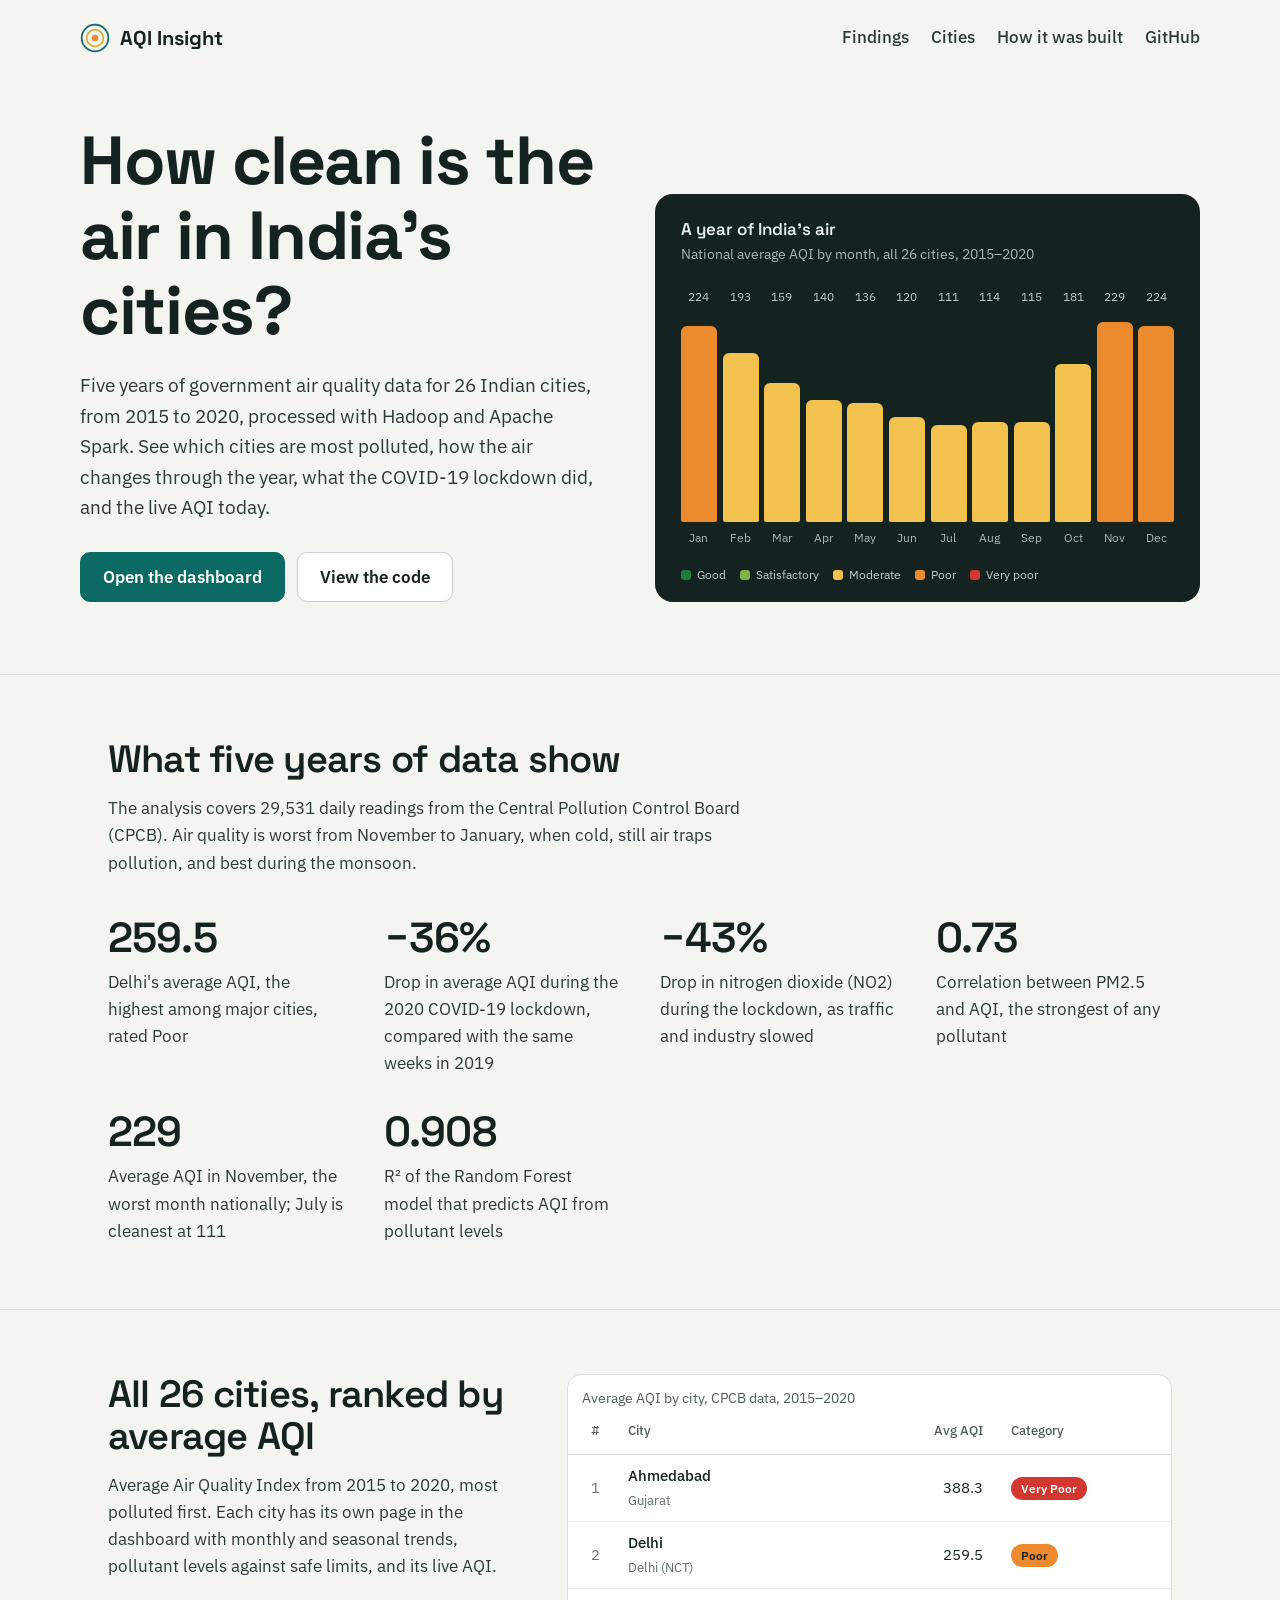
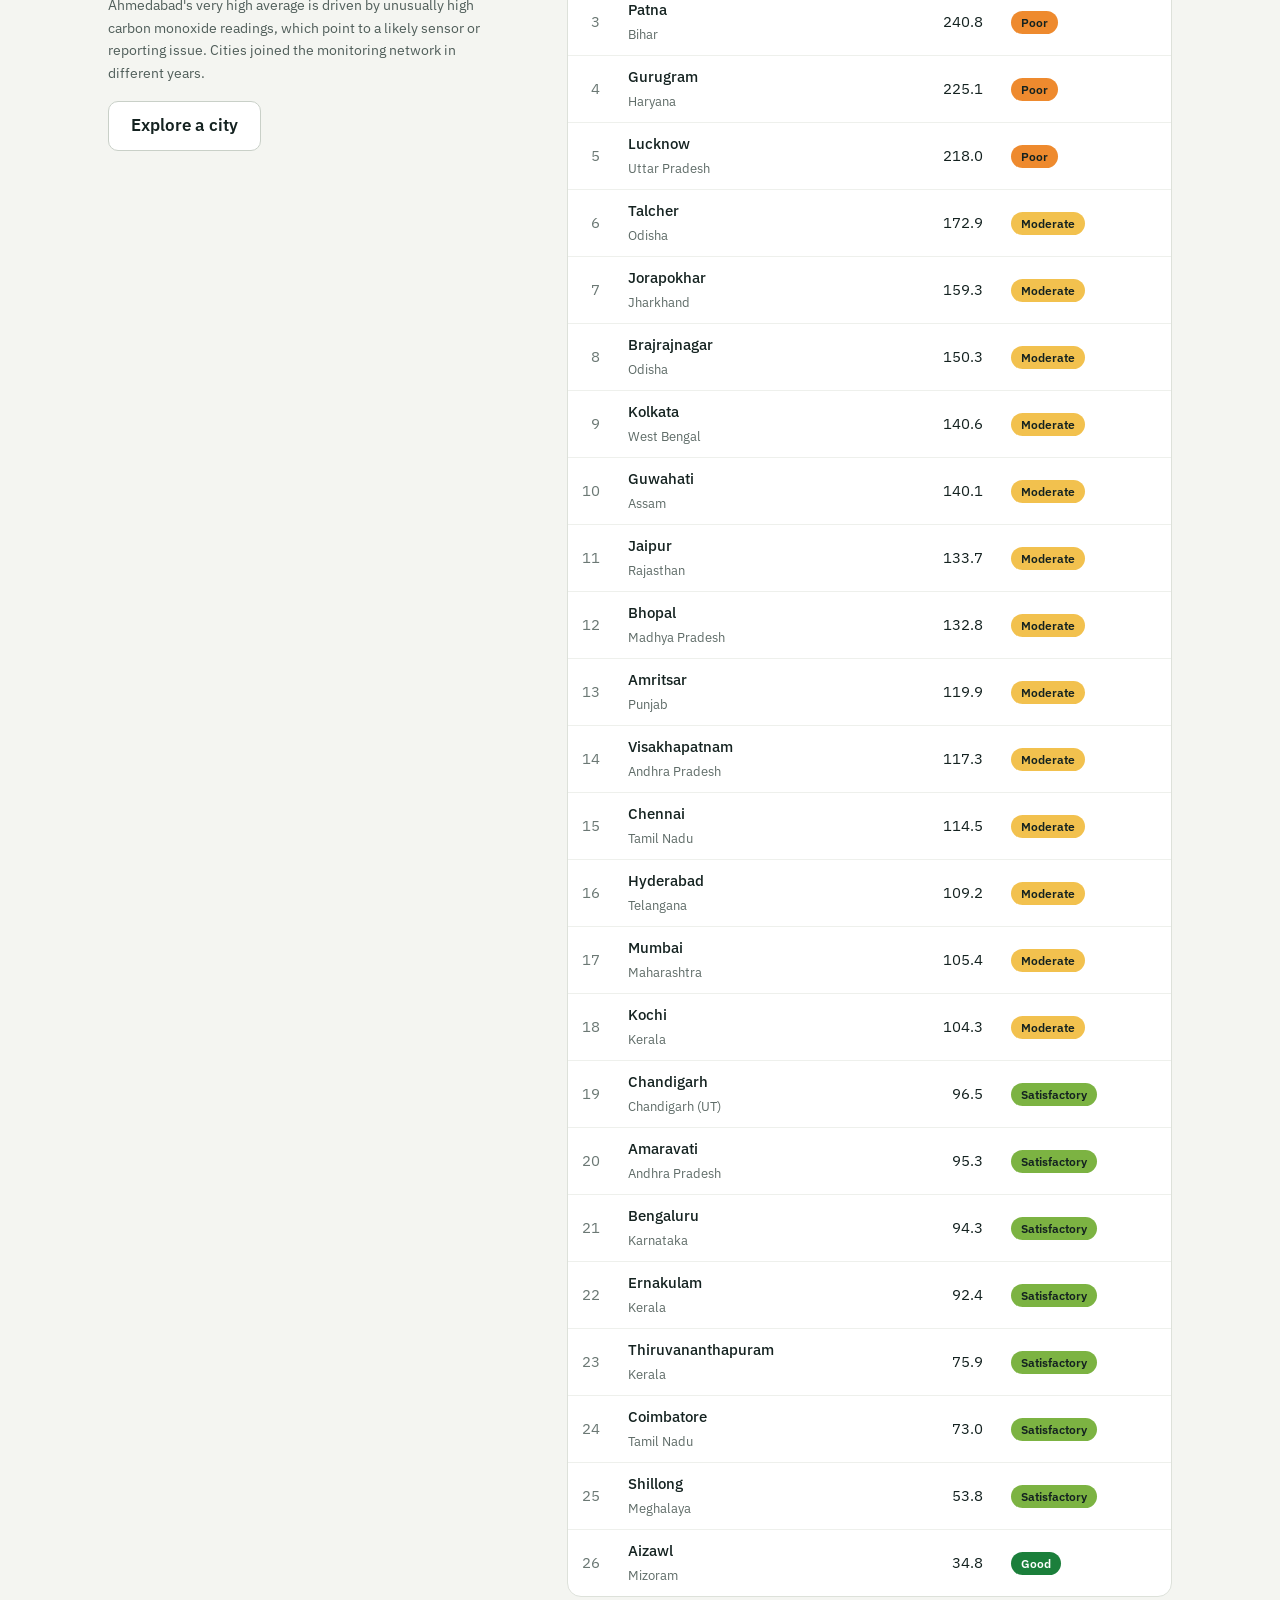
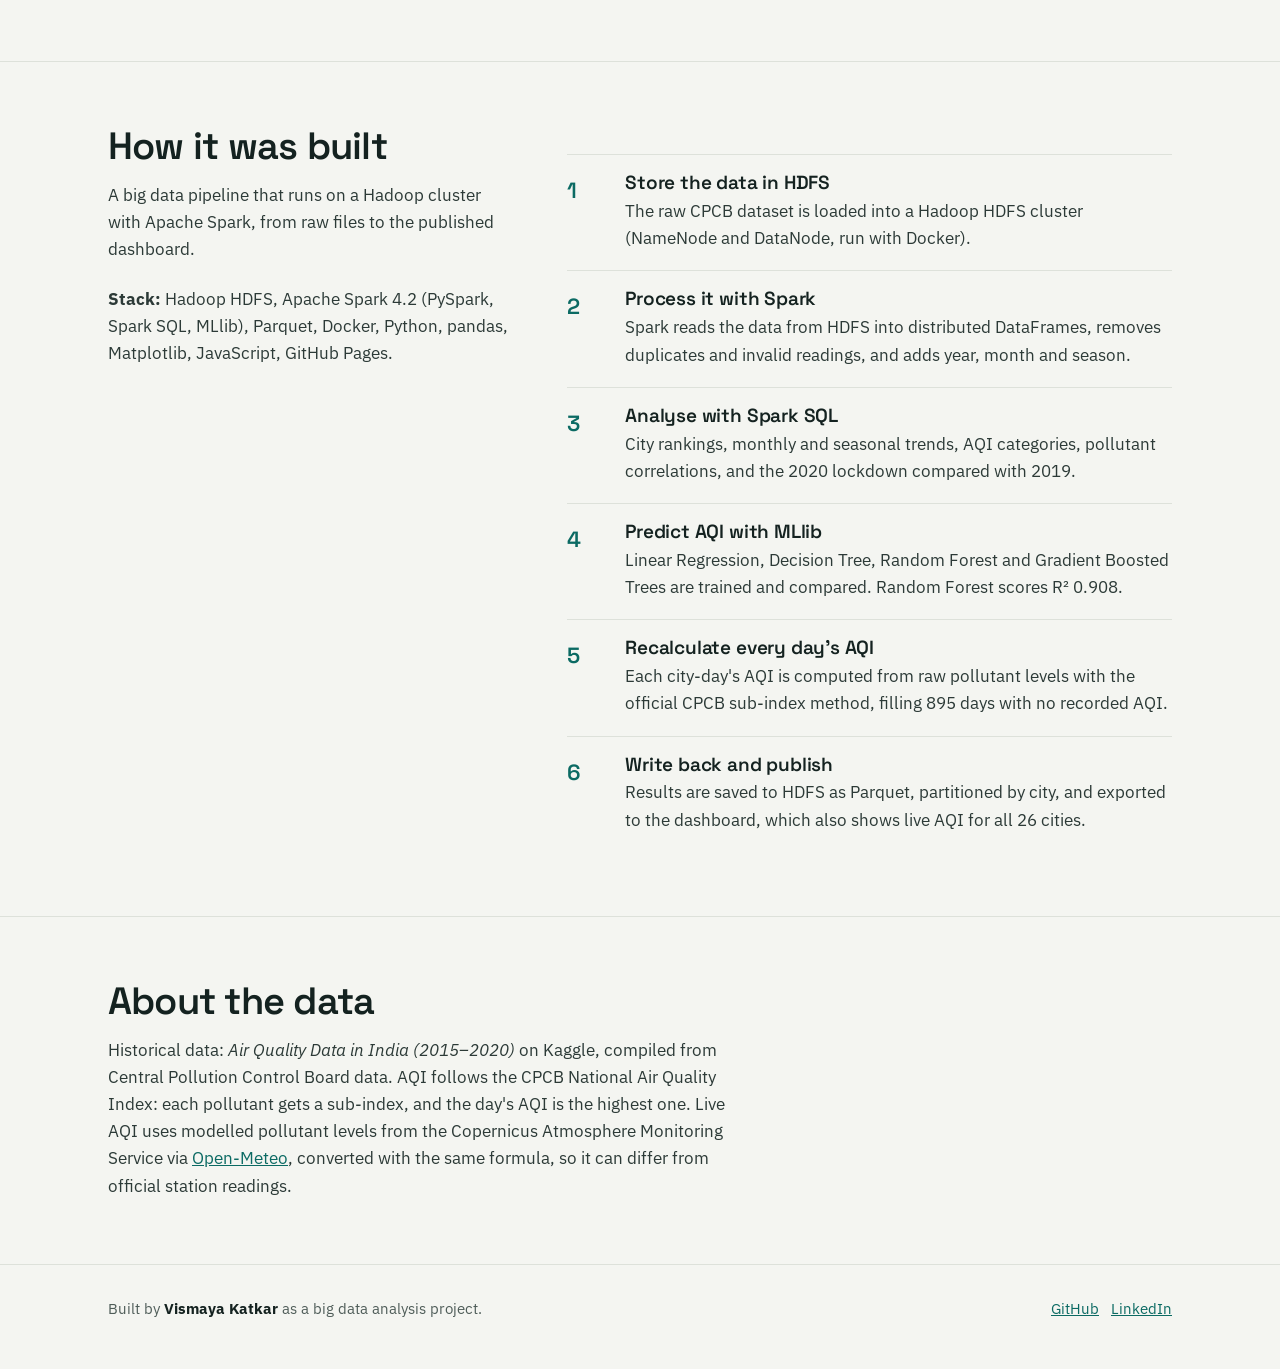
<file: index.html>
<!doctype html>
<html lang="en">
<head>
<meta charset="utf-8">
<meta name="viewport" content="width=device-width, initial-scale=1">
<title>Air Quality in 26 Indian Cities (2015–2020): Big Data Analysis with Hadoop and Spark</title>
<meta name="description" content="Average AQI for Delhi, Mumbai, Bengaluru, Chennai, Kolkata and 21 more Indian cities from CPCB data (2015–2020), analysed with Hadoop HDFS, Apache Spark and MLlib. Includes the COVID-19 lockdown impact, seasonal trends and live AQI.">
<meta name="author" content="Vismaya Katkar">
<link rel="canonical" href="https://katkarvismaya19-web.github.io/aqi-bigdata-india/">
<meta property="og:type" content="website">
<meta property="og:url" content="https://katkarvismaya19-web.github.io/aqi-bigdata-india/">
<meta property="og:title" content="Air Quality in 26 Indian Cities (2015–2020): Big Data Analysis with Hadoop and Spark">
<meta property="og:description" content="Average AQI for Delhi, Mumbai, Bengaluru, Chennai, Kolkata and 21 more Indian cities from CPCB data (2015–2020), analysed with Hadoop HDFS, Apache Spark and MLlib. Includes the COVID-19 lockdown impact, seasonal trends and live AQI.">
<meta property="og:image" content="https://katkarvismaya19-web.github.io/aqi-bigdata-india/docs/screenshots/india-overview.png">
<meta name="twitter:card" content="summary_large_image">
<link rel="icon" href="data:image/svg+xml,%3Csvg xmlns='http://www.w3.org/2000/svg' viewBox='0 0 36 36'%3E%3Ccircle cx='18' cy='18' r='16' fill='none' stroke='%230B6A63' stroke-width='3'/%3E%3Ccircle cx='18' cy='18' r='10' fill='none' stroke='%23E0A92A' stroke-width='3'/%3E%3Ccircle cx='18' cy='18' r='4' fill='%23EE8A2E'/%3E%3C/svg%3E">
<link rel="preconnect" href="https://fonts.googleapis.com">
<link rel="preconnect" href="https://fonts.gstatic.com" crossorigin>
<link href="https://fonts.googleapis.com/css2?family=IBM+Plex+Sans:wght@400;500;600&family=Space+Grotesk:wght@500;600;700&display=swap" rel="stylesheet">
<script type="application/ld+json">{"@context": "https://schema.org", "@type": "SoftwareSourceCode", "name": "AQI Insight: Big Data Analysis of Air Quality in Indian Cities", "description": "Average AQI for Delhi, Mumbai, Bengaluru, Chennai, Kolkata and 21 more Indian cities from CPCB data (2015–2020), analysed with Hadoop HDFS, Apache Spark and MLlib. Includes the COVID-19 lockdown impact, seasonal trends and live AQI.", "url": "https://katkarvismaya19-web.github.io/aqi-bigdata-india/", "codeRepository": "https://github.com/katkarvismaya19-web/aqi-bigdata-india", "programmingLanguage": ["Python", "JavaScript"], "keywords": "air quality index, AQI, India, CPCB, Apache Spark, Hadoop, HDFS, PySpark, MLlib, big data, COVID-19 lockdown", "author": {"@type": "Person", "name": "Vismaya Katkar", "sameAs": ["https://github.com/katkarvismaya19-web", "https://www.linkedin.com/in/vismaya-katkar-22808b278/"]}}</script>
<style>
:root{--ground:#F4F5F1;--surface:#fff;--ink:#142220;--ink2:#2C3A37;--muted:#4F5D59;--line:#DDE1DA;--teal:#0B6A63;--teal-d:#08504B;
--display:"Space Grotesk","Segoe UI",system-ui,sans-serif;--body:"IBM Plex Sans","Segoe UI",system-ui,sans-serif}
*{box-sizing:border-box}html,body{margin:0}
body{font-family:var(--body);color:var(--ink);background:var(--ground);font-size:17px;line-height:1.6}
a{color:var(--teal)}a:hover{color:var(--teal-d)}
:focus-visible{outline:3px solid #5FA8A1;outline-offset:3px}
.wrap{max-width:1120px;margin:0 auto;padding:0 28px}
header.top{display:flex;align-items:center;justify-content:space-between;gap:16px;padding:22px 0}
.brand{display:flex;align-items:center;gap:10px;font-family:var(--display);font-weight:700;font-size:20px;color:var(--ink);text-decoration:none}
.top nav a{margin-left:22px;font-weight:500;text-decoration:none;color:var(--ink2)}
.top nav a:hover{color:var(--teal)}
h1,h2,h3{font-family:var(--display);margin:0;letter-spacing:-0.02em;line-height:1.1}
.hero{display:grid;grid-template-columns:minmax(0,1fr) minmax(0,1.05fr);gap:56px;align-items:end;padding:48px 0 72px}
.hero h1{font-size:clamp(40px,5.6vw,68px);font-weight:700;max-width:12ch}
.lede{font-size:19px;color:var(--ink2);max-width:34rem;margin:22px 0 30px}
.actions{display:flex;flex-wrap:wrap;gap:12px}
.btn{display:inline-flex;align-items:center;min-height:50px;padding:0 22px;border-radius:10px;font-weight:600;text-decoration:none;border:1px solid #C9D0C8;color:var(--ink);background:var(--surface)}
.btn.primary{background:var(--teal);border-color:var(--teal);color:#fff}
.btn.primary:hover{background:var(--teal-d);color:#fff}
.year{background:var(--ink);color:#E8EEEB;border-radius:18px;padding:26px 26px 18px}
.year h2{font-size:17px;font-weight:600;letter-spacing:0}
.year p{margin:4px 0 0;font-size:14px;color:#A9B8B3}
.bars{list-style:none;margin:22px 0 0;padding:0;display:grid;grid-template-columns:repeat(12,minmax(0,1fr));gap:6px;height:260px}
.bars li{display:grid;grid-template-rows:auto 1fr auto;justify-items:center;gap:6px;min-width:0;height:100%}
.bars .t{display:flex;align-items:flex-end;width:100%;height:100%}
.bars .b{display:block;width:100%;height:var(--h);background:var(--c);border-radius:6px 6px 2px 2px;transform-origin:bottom;animation:grow .9s cubic-bezier(.2,.7,.2,1) both}
.bars .v{font-size:12px;color:#C3CFCB;font-variant-numeric:tabular-nums}
.bars .m{font-size:12px;color:#A9B8B3}
@keyframes grow{from{transform:scaleY(0)}to{transform:scaleY(1)}}
@media (prefers-reduced-motion:reduce){.bars .b{animation:none}}
.scale{display:flex;flex-wrap:wrap;gap:6px 14px;margin-top:18px;font-size:12px;color:#C3CFCB}
.scale span{display:inline-flex;align-items:center;gap:6px}.scale i{width:10px;height:10px;border-radius:3px;display:inline-block}
section{padding:64px 0;border-top:1px solid var(--line)}
section h2{font-size:clamp(28px,3.2vw,38px);font-weight:600;max-width:22ch}
.intro{color:var(--ink2);max-width:40rem;margin:14px 0 0}
.facts{display:grid;grid-template-columns:repeat(auto-fit,minmax(230px,1fr));gap:34px 40px;margin:40px 0 0;padding:0}
.facts div{margin:0}
.facts dt{font-family:var(--display);font-size:42px;font-weight:600;line-height:1;letter-spacing:-0.02em}
.facts dd{margin:10px 0 0;color:var(--ink2);max-width:30ch}
.split{display:grid;grid-template-columns:minmax(0,.8fr) minmax(0,1.2fr);gap:56px;align-items:start}
.tablewrap{overflow-x:auto;background:var(--surface);border:1px solid var(--line);border-radius:14px}
table{width:100%;border-collapse:collapse;font-size:15px}
th{text-align:left;font-weight:500;color:var(--muted);font-size:13px;padding:12px 14px;border-bottom:1px solid var(--line)}
td{padding:9px 14px;border-top:1px solid #EEF0EC;vertical-align:middle}
td b{font-weight:500;display:block}.st{font-size:13px;color:#5E6B67}
.num{text-align:right;font-variant-numeric:tabular-nums}td.r{color:#6B7874;width:44px}
.chip{display:inline-block;padding:2px 10px;border-radius:999px;font-size:12px;font-weight:600;white-space:nowrap}
ol.steps{margin:28px 0 0;padding:0;list-style:none;counter-reset:s;display:grid;gap:0}
ol.steps li{counter-increment:s;display:grid;grid-template-columns:44px minmax(0,1fr);gap:14px;padding:18px 0;border-top:1px solid var(--line)}
ol.steps li::before{content:counter(s);font-family:var(--display);font-weight:600;font-size:22px;color:var(--teal)}
ol.steps h3{font-size:19px;font-weight:600;letter-spacing:-0.01em}
ol.steps p{margin:4px 0 0;color:var(--ink2)}
.stack{margin:22px 0 0;color:var(--ink2)}
.note{font-size:14px;color:var(--muted);max-width:44rem}
footer{border-top:1px solid var(--line);padding:32px 0 48px;font-size:15px;color:var(--muted)}
footer .wrap{display:flex;flex-wrap:wrap;justify-content:space-between;gap:12px}
@media (max-width:900px){.hero,.split{grid-template-columns:1fr;gap:36px}.hero{padding-top:20px}.top nav{display:none}}
@media (max-width:520px){.wrap{padding:0 18px}.bars{height:200px;gap:3px}.bars .v{font-size:10px}.year{padding:20px 14px 14px}}
</style>
</head>
<body>
<header class="wrap top">
  <a class="brand" href="./"><svg width="30" height="30" viewBox="0 0 36 36" fill="none" aria-hidden="true"><circle cx="18" cy="18" r="16" stroke="#0B6A63" stroke-width="2"/><circle cx="18" cy="18" r="10" stroke="#E0A92A" stroke-width="2"/><circle cx="18" cy="18" r="4" fill="#EE8A2E"/></svg>AQI Insight</a>
  <nav aria-label="Page"><a href="#findings">Findings</a><a href="#cities">Cities</a><a href="#how">How it was built</a><a href="https://github.com/katkarvismaya19-web/aqi-bigdata-india">GitHub</a></nav>
</header>

<main>
<div class="wrap hero">
  <div>
    <h1>How clean is the air in India's cities?</h1>
    <p class="lede">Five years of government air quality data for 26 Indian cities, from 2015 to 2020, processed with Hadoop and Apache Spark. See which cities are most polluted, how the air changes through the year, what the COVID-19 lockdown did, and the live AQI today.</p>
    <div class="actions">
      <a class="btn primary" href="dashboard/">Open the dashboard</a>
      <a class="btn" href="https://github.com/katkarvismaya19-web/aqi-bigdata-india">View the code</a>
    </div>
  </div>
  <figure class="year" style="margin:0">
    <h2>A year of India's air</h2>
    <p>National average AQI by month, all 26 cities, 2015–2020</p>
    <ol class="bars" aria-label="Average AQI by month"><li style="--h:93.3%;--c:#EE8A2E"><span class="v">224</span><span class="t" aria-hidden="true"><span class="b"></span></span><span class="m">Jan</span></li><li style="--h:80.4%;--c:#F2C14E"><span class="v">193</span><span class="t" aria-hidden="true"><span class="b"></span></span><span class="m">Feb</span></li><li style="--h:66.2%;--c:#F2C14E"><span class="v">159</span><span class="t" aria-hidden="true"><span class="b"></span></span><span class="m">Mar</span></li><li style="--h:58.3%;--c:#F2C14E"><span class="v">140</span><span class="t" aria-hidden="true"><span class="b"></span></span><span class="m">Apr</span></li><li style="--h:56.7%;--c:#F2C14E"><span class="v">136</span><span class="t" aria-hidden="true"><span class="b"></span></span><span class="m">May</span></li><li style="--h:50.0%;--c:#F2C14E"><span class="v">120</span><span class="t" aria-hidden="true"><span class="b"></span></span><span class="m">Jun</span></li><li style="--h:46.2%;--c:#F2C14E"><span class="v">111</span><span class="t" aria-hidden="true"><span class="b"></span></span><span class="m">Jul</span></li><li style="--h:47.5%;--c:#F2C14E"><span class="v">114</span><span class="t" aria-hidden="true"><span class="b"></span></span><span class="m">Aug</span></li><li style="--h:47.9%;--c:#F2C14E"><span class="v">115</span><span class="t" aria-hidden="true"><span class="b"></span></span><span class="m">Sep</span></li><li style="--h:75.4%;--c:#F2C14E"><span class="v">181</span><span class="t" aria-hidden="true"><span class="b"></span></span><span class="m">Oct</span></li><li style="--h:95.4%;--c:#EE8A2E"><span class="v">229</span><span class="t" aria-hidden="true"><span class="b"></span></span><span class="m">Nov</span></li><li style="--h:93.3%;--c:#EE8A2E"><span class="v">224</span><span class="t" aria-hidden="true"><span class="b"></span></span><span class="m">Dec</span></li></ol>
    <figcaption class="scale"><span><i style="background:#1B7F3B"></i>Good</span><span><i style="background:#7CB342"></i>Satisfactory</span><span><i style="background:#F2C14E"></i>Moderate</span><span><i style="background:#EE8A2E"></i>Poor</span><span><i style="background:#D2382F"></i>Very poor</span></figcaption>
  </figure>
</div>

<section id="findings"><div class="wrap">
  <h2>What five years of data show</h2>
  <p class="intro">The analysis covers 29,531 daily readings from the Central Pollution Control Board (CPCB). Air quality is worst from November to January, when cold, still air traps pollution, and best during the monsoon.</p>
  <dl class="facts">
    <div><dt>259.5</dt><dd>Delhi's average AQI, the highest among major cities, rated Poor</dd></div>
    <div><dt>−36%</dt><dd>Drop in average AQI during the 2020 COVID-19 lockdown, compared with the same weeks in 2019</dd></div>
    <div><dt>−43%</dt><dd>Drop in nitrogen dioxide (NO2) during the lockdown, as traffic and industry slowed</dd></div>
    <div><dt>0.73</dt><dd>Correlation between PM2.5 and AQI, the strongest of any pollutant</dd></div>
    <div><dt>229</dt><dd>Average AQI in November, the worst month nationally; July is cleanest at 111</dd></div>
    <div><dt>0.908</dt><dd>R² of the Random Forest model that predicts AQI from pollutant levels</dd></div>
  </dl>
</div></section>

<section id="cities"><div class="wrap split">
  <div>
    <h2>All 26 cities, ranked by average AQI</h2>
    <p class="intro">Average Air Quality Index from 2015 to 2020, most polluted first. Each city has its own page in the dashboard with monthly and seasonal trends, pollutant levels against safe limits, and its live AQI.</p>
    <p class="note">Ahmedabad's very high average is driven by unusually high carbon monoxide readings, which point to a likely sensor or reporting issue. Cities joined the monitoring network in different years.</p>
    <p><a class="btn" href="dashboard/">Explore a city</a></p>
  </div>
  <div class="tablewrap"><table>
    <caption class="note" style="text-align:left;padding:12px 14px 0">Average AQI by city, CPCB data, 2015–2020</caption>
    <thead><tr><th class="num">#</th><th>City</th><th class="num">Avg AQI</th><th>Category</th></tr></thead>
    <tbody><tr><td class="num r">1</td><td><b>Ahmedabad</b><span class="st">Gujarat</span></td><td class="num">388.3</td><td><span class="chip" style="background:#D2382F;color:#fff">Very Poor</span></td></tr><tr><td class="num r">2</td><td><b>Delhi</b><span class="st">Delhi (NCT)</span></td><td class="num">259.5</td><td><span class="chip" style="background:#EE8A2E;color:#142220">Poor</span></td></tr><tr><td class="num r">3</td><td><b>Patna</b><span class="st">Bihar</span></td><td class="num">240.8</td><td><span class="chip" style="background:#EE8A2E;color:#142220">Poor</span></td></tr><tr><td class="num r">4</td><td><b>Gurugram</b><span class="st">Haryana</span></td><td class="num">225.1</td><td><span class="chip" style="background:#EE8A2E;color:#142220">Poor</span></td></tr><tr><td class="num r">5</td><td><b>Lucknow</b><span class="st">Uttar Pradesh</span></td><td class="num">218.0</td><td><span class="chip" style="background:#EE8A2E;color:#142220">Poor</span></td></tr><tr><td class="num r">6</td><td><b>Talcher</b><span class="st">Odisha</span></td><td class="num">172.9</td><td><span class="chip" style="background:#F2C14E;color:#142220">Moderate</span></td></tr><tr><td class="num r">7</td><td><b>Jorapokhar</b><span class="st">Jharkhand</span></td><td class="num">159.3</td><td><span class="chip" style="background:#F2C14E;color:#142220">Moderate</span></td></tr><tr><td class="num r">8</td><td><b>Brajrajnagar</b><span class="st">Odisha</span></td><td class="num">150.3</td><td><span class="chip" style="background:#F2C14E;color:#142220">Moderate</span></td></tr><tr><td class="num r">9</td><td><b>Kolkata</b><span class="st">West Bengal</span></td><td class="num">140.6</td><td><span class="chip" style="background:#F2C14E;color:#142220">Moderate</span></td></tr><tr><td class="num r">10</td><td><b>Guwahati</b><span class="st">Assam</span></td><td class="num">140.1</td><td><span class="chip" style="background:#F2C14E;color:#142220">Moderate</span></td></tr><tr><td class="num r">11</td><td><b>Jaipur</b><span class="st">Rajasthan</span></td><td class="num">133.7</td><td><span class="chip" style="background:#F2C14E;color:#142220">Moderate</span></td></tr><tr><td class="num r">12</td><td><b>Bhopal</b><span class="st">Madhya Pradesh</span></td><td class="num">132.8</td><td><span class="chip" style="background:#F2C14E;color:#142220">Moderate</span></td></tr><tr><td class="num r">13</td><td><b>Amritsar</b><span class="st">Punjab</span></td><td class="num">119.9</td><td><span class="chip" style="background:#F2C14E;color:#142220">Moderate</span></td></tr><tr><td class="num r">14</td><td><b>Visakhapatnam</b><span class="st">Andhra Pradesh</span></td><td class="num">117.3</td><td><span class="chip" style="background:#F2C14E;color:#142220">Moderate</span></td></tr><tr><td class="num r">15</td><td><b>Chennai</b><span class="st">Tamil Nadu</span></td><td class="num">114.5</td><td><span class="chip" style="background:#F2C14E;color:#142220">Moderate</span></td></tr><tr><td class="num r">16</td><td><b>Hyderabad</b><span class="st">Telangana</span></td><td class="num">109.2</td><td><span class="chip" style="background:#F2C14E;color:#142220">Moderate</span></td></tr><tr><td class="num r">17</td><td><b>Mumbai</b><span class="st">Maharashtra</span></td><td class="num">105.4</td><td><span class="chip" style="background:#F2C14E;color:#142220">Moderate</span></td></tr><tr><td class="num r">18</td><td><b>Kochi</b><span class="st">Kerala</span></td><td class="num">104.3</td><td><span class="chip" style="background:#F2C14E;color:#142220">Moderate</span></td></tr><tr><td class="num r">19</td><td><b>Chandigarh</b><span class="st">Chandigarh (UT)</span></td><td class="num">96.5</td><td><span class="chip" style="background:#7CB342;color:#142220">Satisfactory</span></td></tr><tr><td class="num r">20</td><td><b>Amaravati</b><span class="st">Andhra Pradesh</span></td><td class="num">95.3</td><td><span class="chip" style="background:#7CB342;color:#142220">Satisfactory</span></td></tr><tr><td class="num r">21</td><td><b>Bengaluru</b><span class="st">Karnataka</span></td><td class="num">94.3</td><td><span class="chip" style="background:#7CB342;color:#142220">Satisfactory</span></td></tr><tr><td class="num r">22</td><td><b>Ernakulam</b><span class="st">Kerala</span></td><td class="num">92.4</td><td><span class="chip" style="background:#7CB342;color:#142220">Satisfactory</span></td></tr><tr><td class="num r">23</td><td><b>Thiruvananthapuram</b><span class="st">Kerala</span></td><td class="num">75.9</td><td><span class="chip" style="background:#7CB342;color:#142220">Satisfactory</span></td></tr><tr><td class="num r">24</td><td><b>Coimbatore</b><span class="st">Tamil Nadu</span></td><td class="num">73.0</td><td><span class="chip" style="background:#7CB342;color:#142220">Satisfactory</span></td></tr><tr><td class="num r">25</td><td><b>Shillong</b><span class="st">Meghalaya</span></td><td class="num">53.8</td><td><span class="chip" style="background:#7CB342;color:#142220">Satisfactory</span></td></tr><tr><td class="num r">26</td><td><b>Aizawl</b><span class="st">Mizoram</span></td><td class="num">34.8</td><td><span class="chip" style="background:#1B7F3B;color:#fff">Good</span></td></tr></tbody>
  </table></div>
</div></section>

<section id="how"><div class="wrap split">
  <div>
    <h2>How it was built</h2>
    <p class="intro">A big data pipeline that runs on a Hadoop cluster with Apache Spark, from raw files to the published dashboard.</p>
    <p class="stack"><b>Stack:</b> Hadoop HDFS, Apache Spark 4.2 (PySpark, Spark SQL, MLlib), Parquet, Docker, Python, pandas, Matplotlib, JavaScript, GitHub Pages.</p>
  </div>
  <ol class="steps">
    <li><div><h3>Store the data in HDFS</h3><p>The raw CPCB dataset is loaded into a Hadoop HDFS cluster (NameNode and DataNode, run with Docker).</p></div></li>
    <li><div><h3>Process it with Spark</h3><p>Spark reads the data from HDFS into distributed DataFrames, removes duplicates and invalid readings, and adds year, month and season.</p></div></li>
    <li><div><h3>Analyse with Spark SQL</h3><p>City rankings, monthly and seasonal trends, AQI categories, pollutant correlations, and the 2020 lockdown compared with 2019.</p></div></li>
    <li><div><h3>Predict AQI with MLlib</h3><p>Linear Regression, Decision Tree, Random Forest and Gradient Boosted Trees are trained and compared. Random Forest scores R² 0.908.</p></div></li>
    <li><div><h3>Recalculate every day's AQI</h3><p>Each city-day's AQI is computed from raw pollutant levels with the official CPCB sub-index method, filling 895 days with no recorded AQI.</p></div></li>
    <li><div><h3>Write back and publish</h3><p>Results are saved to HDFS as Parquet, partitioned by city, and exported to the dashboard, which also shows live AQI for all 26 cities.</p></div></li>
  </ol>
</div></section>

<section><div class="wrap">
  <h2>About the data</h2>
  <p class="intro">Historical data: <i>Air Quality Data in India (2015–2020)</i> on Kaggle, compiled from Central Pollution Control Board data. AQI follows the CPCB National Air Quality Index: each pollutant gets a sub-index, and the day's AQI is the highest one. Live AQI uses modelled pollutant levels from the Copernicus Atmosphere Monitoring Service via <a href="https://open-meteo.com/">Open-Meteo</a>, converted with the same formula, so it can differ from official station readings.</p>
</div></section>
</main>

<footer><div class="wrap">
  <span>Built by <b style="color:var(--ink)">Vismaya Katkar</b> as a big data analysis project.</span>
  <span><a href="https://github.com/katkarvismaya19-web/aqi-bigdata-india">GitHub</a> &nbsp; <a href="https://www.linkedin.com/in/vismaya-katkar-22808b278/">LinkedIn</a></span>
</div></footer>
</body>
</html>
</file>
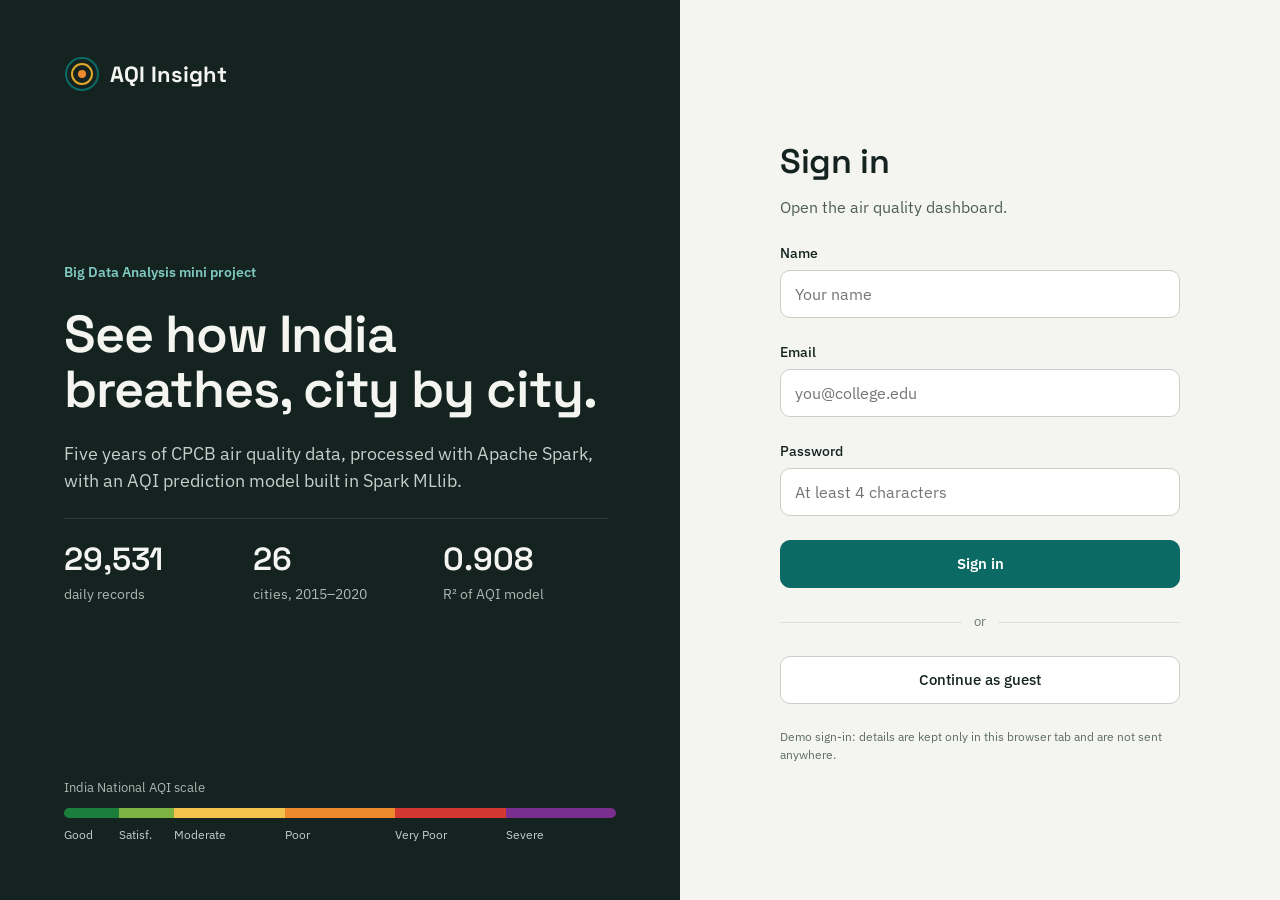
<file: dashboard/index.html>
<!doctype html>
<html lang="en">
<head>
  <meta charset="utf-8">
  <meta name="viewport" content="width=device-width, initial-scale=1">
  <title>AQI Insight Dashboard: Air Quality in 26 Indian Cities (2015–2020) and Live AQI</title>
  <meta name="description" content="Interactive dashboard of air quality in 26 Indian cities: city rankings, monthly and seasonal AQI, COVID-19 lockdown impact, a daily AQI calendar, an AQI calculator and live AQI. Built with Hadoop, Apache Spark and MLlib.">
  <link rel="canonical" href="https://katkarvismaya19-web.github.io/aqi-bigdata-india/dashboard/">
  <meta property="og:title" content="AQI Insight Dashboard: Air Quality in 26 Indian Cities">
  <meta property="og:description" content="City rankings, seasonal trends, lockdown impact and live AQI for 26 Indian cities, from CPCB data processed with Hadoop and Apache Spark.">
  <meta property="og:image" content="https://katkarvismaya19-web.github.io/aqi-bigdata-india/docs/screenshots/india-overview.png">
  <meta property="og:url" content="https://katkarvismaya19-web.github.io/aqi-bigdata-india/dashboard/">
  <link rel="preconnect" href="https://fonts.googleapis.com">
  <link href="https://fonts.googleapis.com/css2?family=IBM+Plex+Sans:wght@400;500;600&family=Space+Grotesk:wght@500;600;700&display=swap" rel="stylesheet">
  <link rel="stylesheet" href="style.css">
</head>
<body>
  <div id="app"><div class="loading" style="margin: 32px">Loading dashboard…</div></div>
  <noscript><p style="margin:32px">AQI Insight shows air quality for 26 Indian cities from 2015 to 2020, with live AQI. It needs JavaScript. <a href="../">Read the findings and the full city ranking</a>.</p></noscript>
  <script src="app.js"></script>
</body>
</html>
</file>
<file: dashboard/style.css>
/* AQI Insight dashboard – reads data produced by src/aqi_project.py */
:root {
  --ground: #F4F5F1;
  --surface: #FFFFFF;
  --ink: #142220;
  --ink-2: #2C3A37;
  --muted: #4F5D59;
  --faint: #6B7874;
  --line: #DDE1DA;
  --line-2: #C9D0C8;
  --track: #EEF0EC;
  --teal: #0B6A63;
  --teal-dark: #08504B;
  --teal-soft: #E3F0EE;
  --good: #1B7F3B; --satisfactory: #7CB342; --moderate: #F2C14E;
  --poor: #EE8A2E; --verypoor: #D2382F; --severe: #7A2E8E;
  --radius: 14px;
  --display: "Space Grotesk", "Segoe UI", sans-serif;
  --body: "IBM Plex Sans", "Segoe UI", sans-serif;
}
* { box-sizing: border-box; }
html, body { margin: 0; }
body { font-family: var(--body); color: var(--ink); background: var(--ground); font-size: 15px; line-height: 1.5; }
a { color: var(--teal); }
a:hover { color: var(--teal-dark); }
button, input, select { font: inherit; color: inherit; }
button { cursor: pointer; }
:focus-visible { outline: 3px solid #5FA8A1; outline-offset: 2px; }
h1, h2, h3 { font-family: var(--display); font-weight: 600; margin: 0; letter-spacing: -0.01em; }
h1 { font-size: 34px; line-height: 1.15; }
h2 { font-size: 20px; }
h3 { font-size: 16px; }
.muted { color: var(--muted); font-size: 14px; }
.small { font-size: 12px; color: #5E6B67; }
.hidden { display: none !important; }

/* ---------- login ---------- */
.login { min-height: 100vh; display: flex; flex-wrap: wrap; }
.login-brand { flex: 1 1 520px; background: var(--ink); color: var(--ground); padding: 56px 64px; display: flex; flex-direction: column; justify-content: space-between; gap: 48px; }
.login-brand h1 { font-size: 52px; line-height: 1.05; letter-spacing: -0.02em; max-width: 34rem; }
.login-brand p.lead { font-size: 18px; color: #C3CFCB; max-width: 34rem; margin: 0; }
.kicker { color: #7FC8BE; font-size: 14px; font-weight: 600; margin: 0; }
.brand-stats { display: grid; grid-template-columns: repeat(3, minmax(0, 1fr)); gap: 24px; padding-top: 16px; border-top: 1px solid #2E3D3A; max-width: 34rem; }
.brand-stats b { display: block; font-family: var(--display); font-size: 32px; font-weight: 600; }
.brand-stats span { font-size: 14px; color: #A9B8B3; }
.scale { display: flex; height: 10px; border-radius: 5px; overflow: hidden; }
.scale-labels { display: flex; font-size: 12px; color: #C3CFCB; margin-top: 8px; }
.login-form-wrap { flex: 1 1 440px; display: flex; align-items: center; justify-content: center; padding: 48px 32px; }
.login-form { width: 100%; max-width: 400px; display: flex; flex-direction: column; gap: 24px; }
.field { display: flex; flex-direction: column; gap: 6px; font-size: 14px; font-weight: 500; }
.field input, .field select { height: 48px; padding: 0 14px; font-size: 16px; font-weight: 400; border: 1px solid var(--line-2); border-radius: 10px; background: var(--surface); }
.check { display: flex; align-items: center; gap: 10px; min-height: 44px; font-size: 15px; }
.btn { display: inline-flex; align-items: center; justify-content: center; min-height: 48px; padding: 0 20px; border-radius: 10px; border: 1px solid var(--line-2); background: var(--surface); font-weight: 500; text-decoration: none; color: var(--ink); }
.btn-primary { background: var(--teal); border-color: var(--teal); color: #fff; font-weight: 600; }
.btn-primary:hover { background: var(--teal-dark); color: #fff; }
.btn-small { min-height: 36px; padding: 0 12px; font-size: 13px; border-radius: 6px; }
.form-error { color: #8E1F18; font-size: 14px; margin: 0; }
.or { display: flex; align-items: center; gap: 12px; color: var(--faint); font-size: 13px; }
.or::before, .or::after { content: ""; flex: 1; height: 1px; background: var(--line); }

/* ---------- app shell ---------- */
.topbar { display: flex; flex-wrap: wrap; align-items: center; justify-content: space-between; gap: 16px; padding: 14px 32px; background: var(--surface); border-bottom: 1px solid var(--line); }
.brand { display: flex; align-items: center; gap: 10px; flex-wrap: wrap; }
.brand-name { font-family: var(--display); font-weight: 700; font-size: 20px; }
.pill { padding: 4px 10px; border-radius: 999px; background: var(--teal-soft); color: var(--teal-dark); font-size: 13px; font-weight: 500; }
.user { display: flex; align-items: center; gap: 12px; }
.avatar { width: 36px; height: 36px; border-radius: 50%; background: var(--ink); color: var(--ground); display: flex; align-items: center; justify-content: center; font-size: 13px; font-weight: 600; }
.shell { display: flex; flex-wrap: wrap; gap: 28px; padding: 28px 32px 56px; max-width: 1440px; margin: 0 auto; }
.side { flex: 1 1 200px; max-width: 240px; display: flex; flex-direction: column; gap: 2px; }
.side a { display: flex; align-items: center; justify-content: space-between; min-height: 42px; padding: 0 14px; border-radius: 8px; color: var(--ink-2); text-decoration: none; font-size: 15px; }
.side a:hover { background: var(--teal-soft); color: var(--ink); }
.side a.active { background: var(--ink); color: var(--ground); }
.side a.strong { font-weight: 600; }
.side .group { margin: 18px 14px 6px; font-size: 13px; font-weight: 600; color: #5E6B67; }
.dot { width: 10px; height: 10px; border-radius: 50%; flex: none; }
.main { flex: 999 1 560px; min-width: 0; display: flex; flex-direction: column; gap: 24px; }

/* ---------- blocks ---------- */
.card { background: var(--surface); border: 1px solid var(--line); border-radius: var(--radius); padding: 22px; display: flex; flex-direction: column; gap: 16px; min-width: 0; }
.card-head { display: flex; flex-direction: column; gap: 4px; }
.grid-kpi { display: grid; grid-template-columns: repeat(auto-fit, minmax(200px, 1fr)); gap: 16px; }
.grid-2 { display: grid; grid-template-columns: repeat(auto-fit, minmax(420px, 1fr)); gap: 16px; }
.grid-3 { display: grid; grid-template-columns: repeat(auto-fit, minmax(300px, 1fr)); gap: 16px; }
@media (max-width: 520px) { .grid-2, .grid-3 { grid-template-columns: 1fr; } .shell { padding: 20px 16px 40px; } .topbar { padding: 12px 16px; } .login-brand { padding: 40px 24px; } .login-brand h1 { font-size: 38px; } }
.kpi { background: var(--surface); border: 1px solid var(--line); border-radius: var(--radius); padding: 20px; display: flex; flex-direction: column; gap: 10px; }
.kpi .value { font-family: var(--display); font-size: 38px; font-weight: 600; line-height: 1; }
.kpi.dark { background: var(--ink); color: var(--ground); border-color: var(--ink); }
.kpi.dark .muted, .kpi.dark .small { color: #A9B8B3; }
.chip { align-self: flex-start; padding: 3px 10px; border-radius: 999px; font-size: 12px; font-weight: 600; white-space: nowrap; }
.note { padding: 14px 16px; border-radius: 10px; font-size: 15px; line-height: 1.5; }
.note.teal { background: var(--teal-soft); color: var(--teal-dark); }
.note.warm { background: #FBEFE4; color: #7A3A0C; }
.page-head { display: flex; flex-wrap: wrap; align-items: flex-end; justify-content: space-between; gap: 12px; }
.back { align-self: flex-start; background: none; border: 0; padding: 0; min-height: 32px; color: var(--teal); font-weight: 500; text-decoration: none; font-size: 14px; }
.rank-badge { padding: 8px 14px; border-radius: 999px; background: var(--ink); color: var(--ground); font-size: 14px; font-weight: 500; }

/* bars */
.hbar { display: grid; align-items: center; gap: 10px; font-size: 14px; }
.track { height: 10px; background: var(--track); border-radius: 5px; overflow: hidden; position: relative; }
.track > span { display: block; height: 100%; border-radius: 5px; }
.limit { position: absolute; left: 50%; top: -3px; width: 2px; height: 16px; background: var(--ink); }
.track.limit-track { overflow: visible; }
.vchart { display: flex; align-items: flex-end; gap: 6px; height: 230px; border-bottom: 1px solid var(--line-2); }
.vcol { flex: 1; min-width: 0; height: 100%; display: flex; flex-direction: column; align-items: center; justify-content: flex-end; gap: 4px; }
.vcol small { font-size: 11px; color: var(--muted); }
.vcol i { display: block; width: 100%; border-radius: 4px 4px 0 0; }
.vlabels { display: flex; gap: 6px; margin-top: -10px; }
.vlabels span { flex: 1; min-width: 0; text-align: center; font-size: 12px; color: var(--muted); }
.stack { display: flex; height: 24px; border-radius: 6px; overflow: hidden; }
.legend { display: flex; flex-wrap: wrap; gap: 12px; font-size: 12px; color: var(--ink-2); }
.legend span { display: inline-flex; align-items: center; gap: 6px; }
.legend i { width: 12px; height: 12px; border-radius: 3px; display: inline-block; }
.legend-grid { display: grid; grid-template-columns: repeat(2, minmax(0, 1fr)); gap: 8px 20px; font-size: 14px; }
.legend-grid div { display: flex; align-items: center; gap: 8px; }
.legend-grid i { width: 12px; height: 12px; border-radius: 3px; flex: none; }
.legend-grid span { flex: 1; }
.tiles { display: grid; grid-template-columns: repeat(2, minmax(0, 1fr)); gap: 10px; }
.tile { padding: 10px 12px; border-radius: 10px; display: flex; justify-content: space-between; align-items: center; gap: 8px; font-size: 13px; }
.tile b { font-family: var(--display); font-size: 20px; }
.row-split { display: flex; justify-content: space-between; gap: 12px; font-size: 14px; }

/* tables */
.table-wrap { overflow-x: auto; }
table { width: 100%; border-collapse: collapse; font-size: 14px; }
th { text-align: left; font-size: 13px; font-weight: 500; color: var(--muted); padding: 8px; border-bottom: 1px solid var(--line); }
td { padding: 8px; border-top: 1px solid var(--track); vertical-align: middle; }
td.num, th.num { text-align: right; }
tr.best td { background: var(--teal-soft); font-weight: 600; }
tr.picked td { background: var(--teal-soft); }
.city-cell { display: flex; flex-direction: column; }
.city-cell small { font-size: 12px; color: #5E6B67; }
.rank-row { display: grid; grid-template-columns: 26px minmax(0, 1.3fr) minmax(0, 1fr) 40px; align-items: center; gap: 10px; min-height: 44px; padding: 0 8px; border-radius: 8px; color: var(--ink); text-decoration: none; font-size: 14px; }
.rank-row:hover { background: var(--teal-soft); color: var(--ink); }
.rank-grid { display: grid; grid-template-columns: repeat(auto-fit, minmax(380px, 1fr)); gap: 4px 32px; }

/* daily calendar */
.toolbar { display: flex; flex-wrap: wrap; align-items: flex-end; gap: 16px; }
.seg { display: flex; border: 1px solid var(--line-2); border-radius: 10px; overflow: hidden; background: var(--surface); }
.seg button { min-height: 44px; padding: 0 16px; border: 0; background: transparent; font-size: 14px; font-weight: 600; }
.seg button[aria-pressed="true"] { background: var(--ink); color: var(--ground); }
.years { display: flex; flex-wrap: wrap; gap: 6px; }
.years button { min-height: 44px; padding: 0 14px; border-radius: 8px; border: 1px solid var(--line-2); background: var(--surface); }
.years button[aria-pressed="true"] { background: var(--ink); color: var(--ground); border-color: var(--ink); }
.cal { display: flex; flex-direction: column; gap: 3px; min-width: 900px; }
.cal-row { display: grid; grid-template-columns: var(--label, 44px) repeat(31, minmax(0, 1fr)); gap: 3px; align-items: center; }
.cal-row > span { font-size: 12px; color: var(--muted); white-space: nowrap; overflow: hidden; text-overflow: ellipsis; }
.cal-row.head > span { font-size: 11px; color: var(--faint); text-align: center; }
.cal-row.head > span:first-child { text-align: left; }
.cell { height: 22px; padding: 0; border-radius: 4px; border: 2px solid transparent; }
.cell:disabled { cursor: default; }
.cell.sel { border-color: var(--ink); }
.stat-line { display: flex; flex-wrap: wrap; gap: 24px; font-size: 14px; color: var(--ink-2); }
.trio { display: grid; grid-template-columns: repeat(3, minmax(0, 1fr)); gap: 10px; }
.trio div { padding: 12px; border-radius: 10px; display: flex; flex-direction: column; gap: 2px; }
.trio b { font-family: var(--display); font-size: 28px; font-weight: 600; }
.si-row { display: grid; grid-template-columns: 60px 120px minmax(0, 1fr) 46px; gap: 10px; align-items: center; font-size: 14px; }
.calc-fields { display: grid; grid-template-columns: repeat(auto-fit, minmax(120px, 1fr)); gap: 12px; }
.calc-fields input { height: 44px; padding: 0 12px; border: 1px solid var(--line-2); border-radius: 8px; background: var(--surface); font-size: 15px; }
.calc-result { display: flex; flex-wrap: wrap; align-items: center; gap: 16px; padding: 16px; border-radius: 12px; }
.calc-result b { font-family: var(--display); font-size: 44px; line-height: 1; }
.loading, .error-box { padding: 28px; border-radius: var(--radius); background: var(--surface); border: 1px solid var(--line); font-size: 16px; }
.error-box { border-color: #E9B6B1; background: #FDF3F2; color: #6E1A14; }
.error-box code { background: #F6E1DE; padding: 2px 6px; border-radius: 4px; }
@media (prefers-reduced-motion: no-preference) { .main > * { animation: none; } }

/* ---------- city jump + live ---------- */
.jump select { height: 40px; min-width: 180px; padding: 0 12px; border: 1px solid var(--line-2); border-radius: 8px; background: var(--surface); font-size: 14px; }
.live-tag { padding: 1px 7px; border-radius: 999px; background: #D2382F; color: #fff; font-size: 10px; font-weight: 700; letter-spacing: 0.06em; }
.live-card { gap: 10px; }
.live-row { display: flex; flex-wrap: wrap; align-items: center; justify-content: space-between; gap: 16px; }
.live-rank { width: 100%; border: 0; background: transparent; text-align: left; font: inherit; }
.live-rank.on { background: var(--teal-soft); }
@media (max-width: 520px) { .jump { order: 3; width: 100%; } .jump select { width: 100%; } }
@media (max-width: 860px) {
  .side { max-width: none; flex-basis: 100%; flex-direction: row; flex-wrap: wrap; gap: 6px; }
  .side a { flex: 1 1 auto; justify-content: center; gap: 8px; border: 1px solid var(--line-2); }
  .side .group, .side a.city-link { display: none; }
}
</file>
